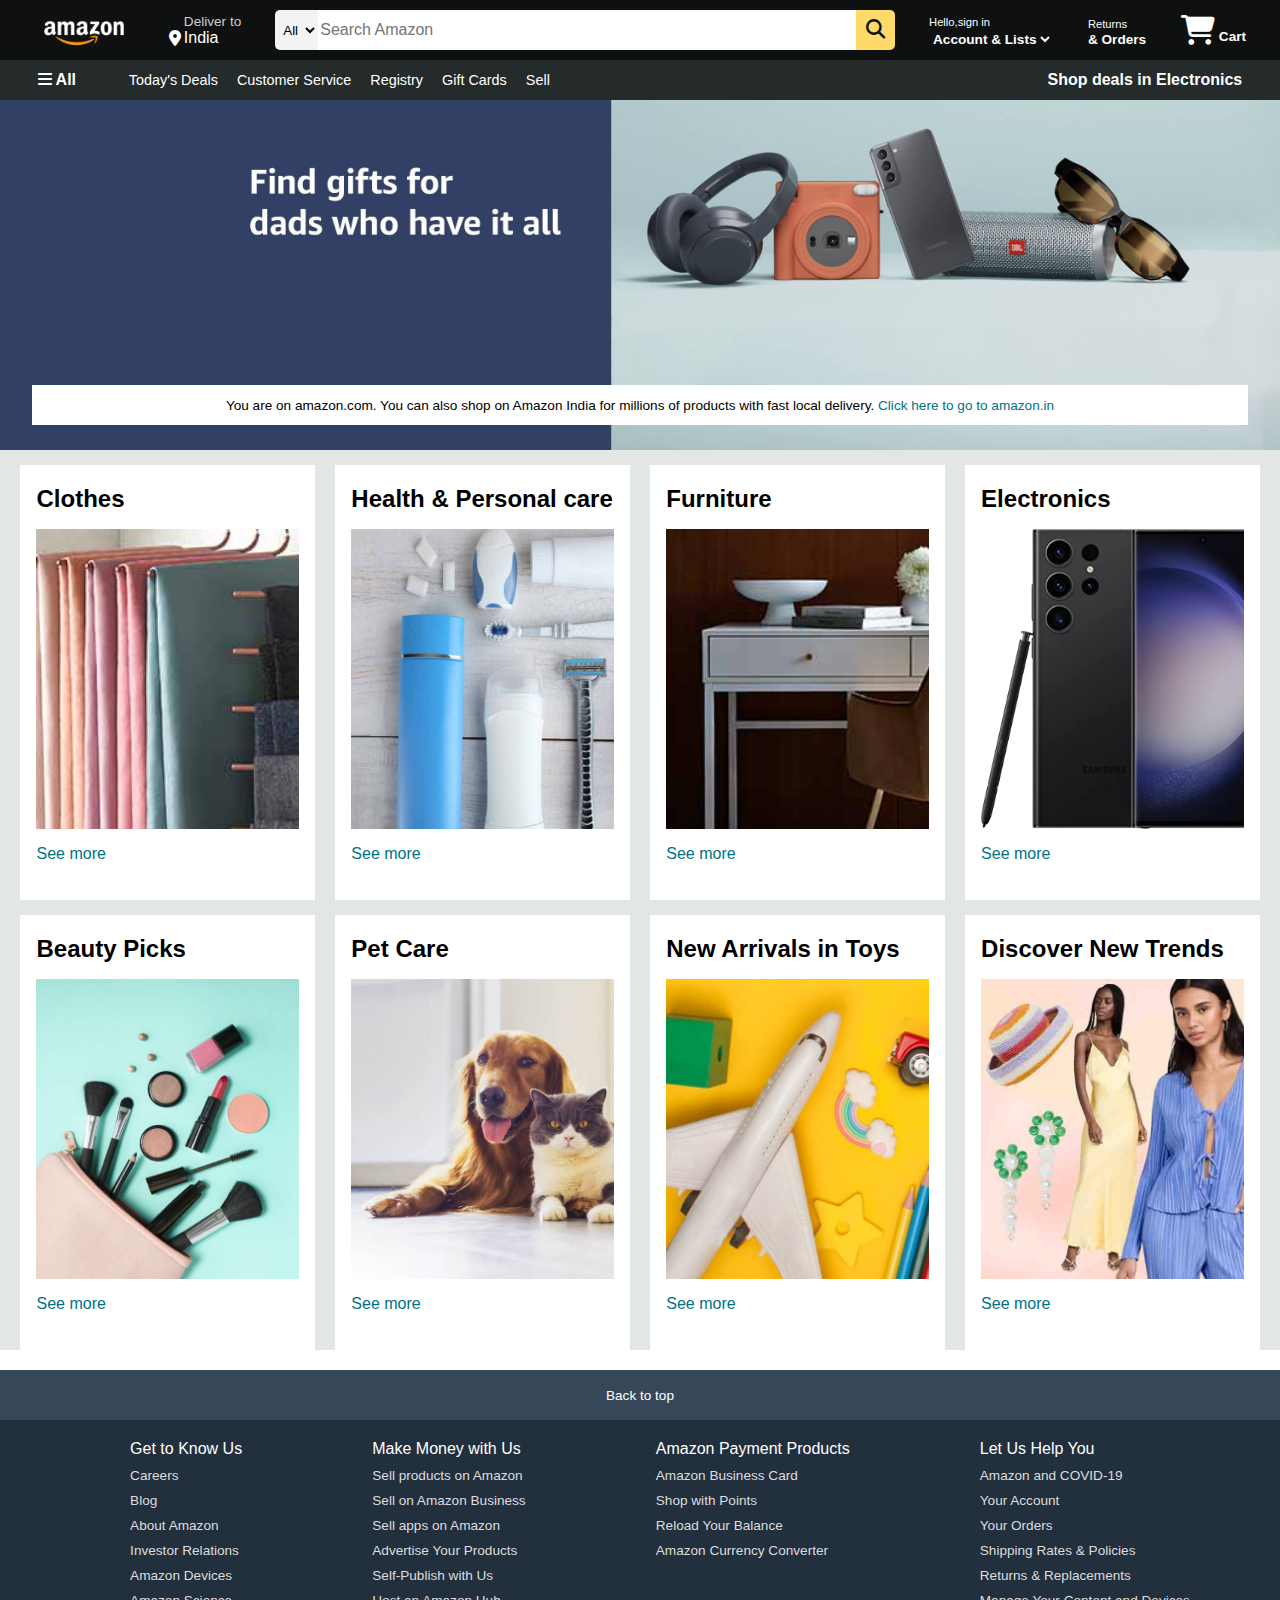
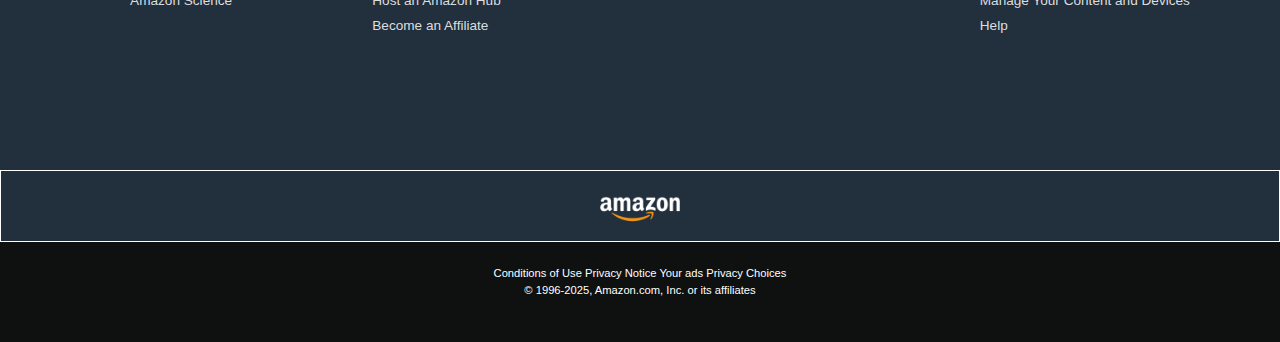
<file: index.html>
<!DOCTYPE html>
<html lang="en">
<head>
    <meta charset="UTF-8">
    <meta name="viewport" content="width=device-width, initial-scale=1.0">
    <title>Amazon</title>
    <link rel="stylesheet" href="https://cdnjs.cloudflare.com/ajax/libs/font-awesome/6.7.2/css/all.min.css">
   <link rel="stylesheet" href="style.css">
   
</head>
<body>

 <header>
   <div class="navbar">

     <div class="nav-logo border">
       <div class="logo"></div>
     </div>

     <div class="nav-address border">
      <p class="add-first">Deliver to</p>
      <div class="add-icon">
        <i class="fa-solid fa-location-dot"></i>
        <p class="add-sec">India</p>
      </div>
     </div>

     <div class="nav-search">
      <select class="search-select">
        <option>All</option>
      </select>
      <input placeholder="Search Amazon" class="search-input">
      <div class="search-icon">
        <i class="fa-solid fa-magnifying-glass"></i>
      </div>
     </div>

     <div class="nav-signin  border">
      <p><span>Hello,sign in</span></p>
      <select class="nav-second">
        <option>Account & Lists</option></select>
     </div>

     <div class="nav-return  border">
      <p><span>Returns</span></p>
      <p class="nav-second">& Orders</p>
     </div>

     <div class="nav-cart  border">
      <i class="fa-solid fa-cart-shopping"></i>
      Cart
     </div>

    </div>

    <div class="panel">

      <div class="panel-all ">
        <i class="fa-solid fa-bars"></i>
        All
      </div>

      <div class="panel-ops">
        <p>Today's Deals</p>
        <p>Customer Service</p>
        <p>Registry</p>
        <p>Gift Cards</p>
        <p>Sell</p>
      </div>

      <div class="panel-deals ">
        Shop deals in Electronics
      </div>

    </div>
 </header>

 <div class="hero-section">
  <div class="hero-msg">
    <p>You are on amazon.com. You can also shop on Amazon India for millions of products with fast local delivery. <a>Click here to go to amazon.in</a></p>
  </div>
 </div>

 <div class="shop-section">

  <div class="box1 box">
    <div class="box-content">
      <h2>Clothes</h2>
      <div class="box-img" style="background-image: url(box1_image.jpg);"></div>
    <p>See more</p>
    </div>
  </div>

  <div class="box2 box">
    <div class="box-content">
      <h2>Health & Personal care</h2>
      <div class="box-img" style="background-image: url(box2_image.jpg);"></div>
    <p>See more</p>
    </div>
  </div>

  <div class="box3 box">
    <div class="box-content">
      <h2>Furniture</h2>
      <div class="box-img" style="background-image: url(box3_image.jpg);"></div>
    <p>See more</p>
    </div>
  </div>

  <div class="box4 box">
    <div class="box-content">
      <h2>Electronics</h2>
      <div class="box-img" style="background-image: url(box4_image.jpg);"></div>
    <p>See more</p>
    </div>
  </div>

  <div class="box5 box">
    <div class="box-content">
      <h2>Beauty Picks</h2>
      <div class="box-img" style="background-image: url(box5_image.jpg);"></div>
    <p>See more</p>
    </div>
  </div>

  <div class="box6 box">
    <div class="box-content">
      <h2>Pet Care</h2>
      <div class="box-img" style="background-image: url(box6_image.jpg);"></div>
    <p>See more</p>
    </div>
  </div>

  <div class="box7 box">
    <div class="box-content">
      <h2>New Arrivals in Toys</h2>
      <div class="box-img" style="background-image: url(box7_image.jpg);"></div>
    <p>See more</p>
    </div>
  </div>

  <div class="box8 box">
    <div class="box-content">
      <h2>Discover New Trends</h2>
      <div class="box-img" style="background-image: url(box8_image.jpg);"></div>
    <p>See more</p>
    </div>
  </div>

 </div>

 <footer>

  <div class="foot-panel1">
    Back to top
  </div>

  <div class="foot-panel2">
    <ul>
      <p>Get to Know Us</p>
      <a>Careers</a>
      <a>Blog</a>
      <a>About Amazon</a>
      <a>Investor Relations</a>
      <a>Amazon Devices</a>
      <a>Amazon Science</a>  
    </ul>
    <ul>
      <p>Make Money with Us</p>
      <a>Sell products on Amazon</a>
      <a>Sell on Amazon Business</a>
      <a>Sell apps on Amazon</a>
      <a>Advertise Your Products</a>
      <a>Self-Publish with Us</a>
      <a>Host an Amazon Hub</a>
      <a>Become an Affiliate</a>  
    </ul>
    <ul>
      <p>Amazon Payment Products</p>
      <a>Amazon Business Card</a>
      <a>Shop with Points</a>
      <a>Reload Your Balance</a>
      <a>Amazon Currency Converter</a> 
    </ul>
    <ul>
      <p>Let Us Help You</p>
      <a>Amazon and COVID-19</a>
      <a>Your Account</a>
      <a>Your Orders</a>
      <a>Shipping Rates & Policies</a>
      <a>Returns & Replacements</a>
      <a>Manage Your Content and Devices</a>
      <a>Help</a>  
    </ul>
  </div>

  <div class="foot-panel3">
    <div class="logo"></div>
  </div>

  <div class="foot-panel4">
    <div class="pages">
      <a>Conditions of Use</a>
      <a>Privacy Notice</a>
      <a>Your ads Privacy Choices</a>
    </div>
    <div class="copyright">
      © 1996-2025, Amazon.com, Inc. or its affiliates
    </div>
  </div>
  
 </footer>
</body>
</html>
</file>
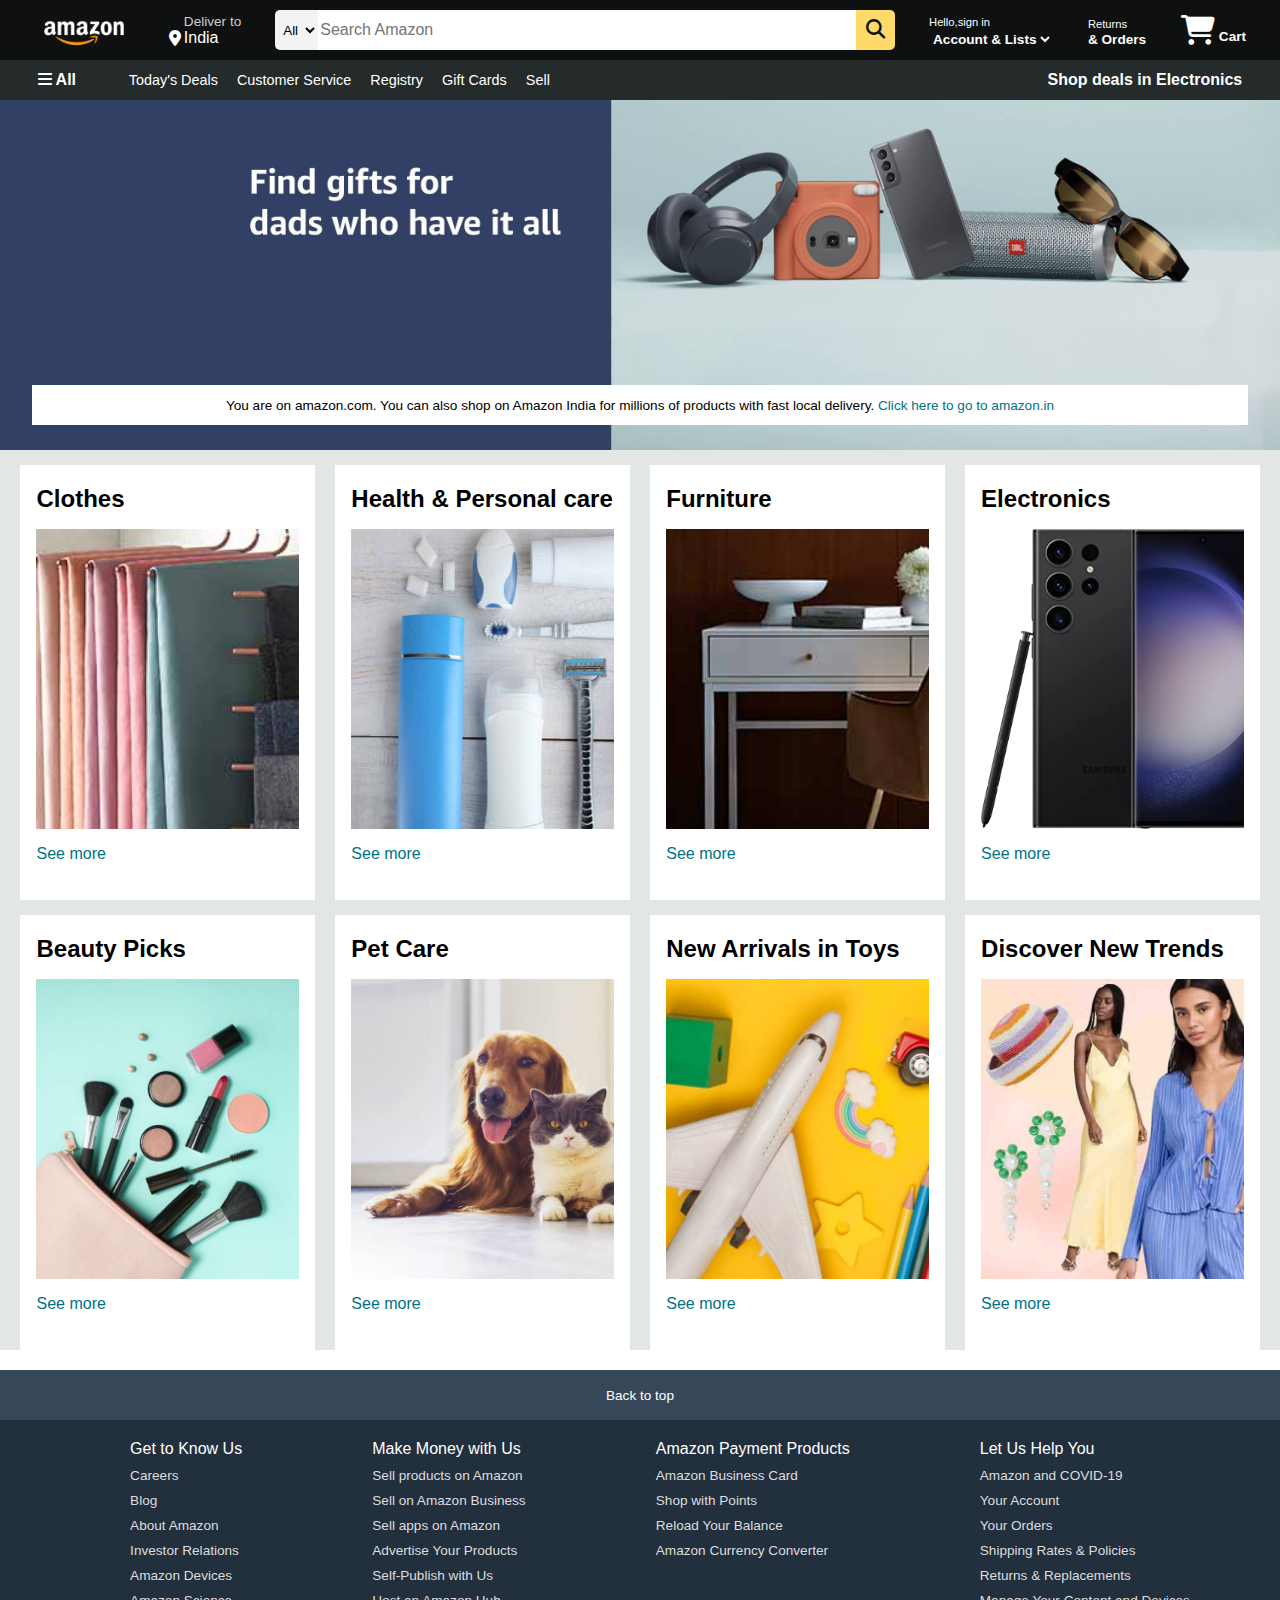
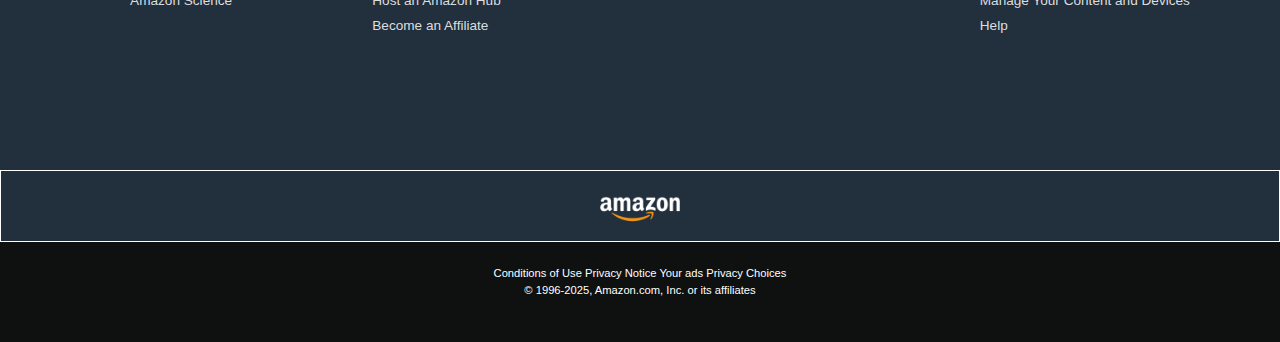
<file: indexc.html>
<!DOCTYPE html>
<html lang="en">
<head>
    <meta charset="UTF-8">
    <meta name="viewport" content="width=device-width, initial-scale=1.0">
    <title>Amazon</title>
    <link rel="stylesheet" href="https://cdnjs.cloudflare.com/ajax/libs/font-awesome/6.7.2/css/all.min.css">
   <link rel="stylesheet" href="style.css">
   
</head>
<body>

 <header>
   <div class="navbar">

     <div class="nav-logo border">
       <div class="logo"></div>
     </div>

     <div class="nav-address border">
      <p class="add-first">Deliver to</p>
      <div class="add-icon">
        <i class="fa-solid fa-location-dot"></i>
        <p class="add-sec">India</p>
      </div>
     </div>

     <div class="nav-search">
      <select class="search-select">
        <option>All</option>
      </select>
      <input placeholder="Search Amazon" class="search-input">
      <div class="search-icon">
        <i class="fa-solid fa-magnifying-glass"></i>
      </div>
     </div>

     <div class="nav-signin  border">
      <p><span>Hello,sign in</span></p>
      <select class="nav-second">
        <option>Account & Lists</option></select>
     </div>

     <div class="nav-return  border">
      <p><span>Returns</span></p>
      <p class="nav-second">& Orders</p>
     </div>

     <div class="nav-cart  border">
      <i class="fa-solid fa-cart-shopping"></i>
      Cart
     </div>

    </div>

    <div class="panel">

      <div class="panel-all ">
        <i class="fa-solid fa-bars"></i>
        All
      </div>

      <div class="panel-ops">
        <p>Today's Deals</p>
        <p>Customer Service</p>
        <p>Registry</p>
        <p>Gift Cards</p>
        <p>Sell</p>
      </div>

      <div class="panel-deals ">
        Shop deals in Electronics
      </div>

    </div>
 </header>

 <div class="hero-section">
  <div class="hero-msg">
    <p>You are on amazon.com. You can also shop on Amazon India for millions of products with fast local delivery. <a>Click here to go to amazon.in</a></p>
  </div>
 </div>

 <div class="shop-section">

  <div class="box1 box">
    <div class="box-content">
      <h2>Clothes</h2>
      <div class="box-img" style="background-image: url(box1_image.jpg);"></div>
    <p>See more</p>
    </div>
  </div>

  <div class="box2 box">
    <div class="box-content">
      <h2>Health & Personal care</h2>
      <div class="box-img" style="background-image: url(box2_image.jpg);"></div>
    <p>See more</p>
    </div>
  </div>

  <div class="box3 box">
    <div class="box-content">
      <h2>Furniture</h2>
      <div class="box-img" style="background-image: url(box3_image.jpg);"></div>
    <p>See more</p>
    </div>
  </div>

  <div class="box4 box">
    <div class="box-content">
      <h2>Electronics</h2>
      <div class="box-img" style="background-image: url(box4_image.jpg);"></div>
    <p>See more</p>
    </div>
  </div>

  <div class="box5 box">
    <div class="box-content">
      <h2>Beauty Picks</h2>
      <div class="box-img" style="background-image: url(box5_image.jpg);"></div>
    <p>See more</p>
    </div>
  </div>

  <div class="box6 box">
    <div class="box-content">
      <h2>Pet Care</h2>
      <div class="box-img" style="background-image: url(box6_image.jpg);"></div>
    <p>See more</p>
    </div>
  </div>

  <div class="box7 box">
    <div class="box-content">
      <h2>New Arrivals in Toys</h2>
      <div class="box-img" style="background-image: url(box7_image.jpg);"></div>
    <p>See more</p>
    </div>
  </div>

  <div class="box8 box">
    <div class="box-content">
      <h2>Discover New Trends</h2>
      <div class="box-img" style="background-image: url(box8_image.jpg);"></div>
    <p>See more</p>
    </div>
  </div>

 </div>

 <footer>

  <div class="foot-panel1">
    Back to top
  </div>

  <div class="foot-panel2">
    <ul>
      <p>Get to Know Us</p>
      <a>Careers</a>
      <a>Blog</a>
      <a>About Amazon</a>
      <a>Investor Relations</a>
      <a>Amazon Devices</a>
      <a>Amazon Science</a>  
    </ul>
    <ul>
      <p>Make Money with Us</p>
      <a>Sell products on Amazon</a>
      <a>Sell on Amazon Business</a>
      <a>Sell apps on Amazon</a>
      <a>Advertise Your Products</a>
      <a>Self-Publish with Us</a>
      <a>Host an Amazon Hub</a>
      <a>Become an Affiliate</a>  
    </ul>
    <ul>
      <p>Amazon Payment Products</p>
      <a>Amazon Business Card</a>
      <a>Shop with Points</a>
      <a>Reload Your Balance</a>
      <a>Amazon Currency Converter</a> 
    </ul>
    <ul>
      <p>Let Us Help You</p>
      <a>Amazon and COVID-19</a>
      <a>Your Account</a>
      <a>Your Orders</a>
      <a>Shipping Rates & Policies</a>
      <a>Returns & Replacements</a>
      <a>Manage Your Content and Devices</a>
      <a>Help</a>  
    </ul>
  </div>

  <div class="foot-panel3">
    <div class="logo"></div>
  </div>

  <div class="foot-panel4">
    <div class="pages">
      <a>Conditions of Use</a>
      <a>Privacy Notice</a>
      <a>Your ads Privacy Choices</a>
    </div>
    <div class="copyright">
      © 1996-2025, Amazon.com, Inc. or its affiliates
    </div>
  </div>
  
 </footer>
</body>
</html>
</file>
<file: style.css>
*{
    margin:0;
    font-family: Arial;
    border:border-box;
}
/** navbar **/
.navbar{
    height: 60px;
    background-color:#0f1111 ;
    color: white;
    display: flex;
    align-items: center;
    justify-content: space-evenly;
}
.nav-logo{
    height: 50px;
    width: 100px;
}
.logo{
    height: 50px;
    width: 100%;
    background-size: cover;
    background-image: url("amazon_logo.png");
}
.border{
    border: 1px solid transparent;
}
.border:hover{
    border: 1px solid whitesmoke;
}
/** box2 **/
.add-first{
    color:#cccccc;
    font-size: 0.85rem;
    margin-left: 15px;
}
.add-sec{
    color: #ffffff;
    font-size: 1rem;
    margin-left: 3px;
}
.add-icon{
    display: flex;
    align-items: center;
}
/** box3 **/
.nav-search{
    display: flex;
    height: 40px;
    width: 620px;
    border-radius: 5px;
    justify-content: space-evenly;
}
.nav-search:hover{
    border: 2px solid orange;
}
.search-select{
    background-color: #f3f3f3;
    border-top-left-radius: 5px;
    border-bottom-left-radius: 5px;
    text-align: center;
    width:50px;
    border:none;
}
.search-input{
    width:100%;
    font-size: 1rem;
    border: none;
}
.search-icon{
    width: 45px;
    display: flex;
    justify-content: center;
    align-items: center;
    font-size: 1.2rem;
    background-color: #fedb68;
    border-top-right-radius: 5px;
    border-bottom-right-radius: 5px;
    color:#0f1111;
}
/** box4 **/
span{
    font-size: 0.7rem;
    color:#ffffff;
}
.nav-second{
    font-size: 0.85rem;
    background-color: #0f1111;
    color:#ffffff;
    font-weight: 700;
    border: none;
    
}
/** box6 **/
.nav-cart i{
    font-size: 30px;
}
.nav-cart{
    font-size: 0.85rem;
    color: #ffffff;
    font-weight: 700;
}
/** panel **/
.panel{
    height: 40px;
    background-color: #252a2a;
    display: flex;
    color: white;
    justify-content: space-evenly;
    align-items: center;
}
.panel-all{
    font-weight: 600;
}
.panel-ops p{
    display: inline;
    margin-left: 15px;
}
.panel-ops{
    width:70%;
    font-size: 0.9rem;
    
}
.panel-deals{
    font-size: 0.85 rem;
    font-weight: 700;
}
/** hero section **/
.hero-section{
    background-image: url(hero_image.jpg);
    background-size: cover;
    height: 350px;
    display: flex;
    justify-content: center;
    align-items: flex-end;
    
}
.hero-msg{
    height: 40px;
    background-color: white;
    color: black;
    display: flex;
    align-items: center;
    justify-content: center;
    font-size: 0.85rem;
    width: 95%;
    margin-bottom: 25px;
}
.hero-msg a{
    color: #007185;
}
/** shop section **/
.shop-section
{
    display: flex;
    justify-content: space-evenly;
    background-color: #e2e7e6;
    flex-wrap: wrap;
}
.box{
    height:400px;
    margin-top: 15px;
    width: 23%;
    background-color: white;
    padding: 20px 0px 15px;
}
.box-img{
    height: 300px;
    margin-top: 1rem;
    margin-bottom: 1rem;
    background-size: cover;
}
.box-content{
    margin-left: 1rem;
    margin-right: 1rem;
}
.box-content p{
    color: #007185;
}
/** footer**/
footer{
    margin-top: 20px;
}
.foot-panel1{
    background-color: #37475a;
    color: white;
    display: flex;
    justify-content: center;
    align-items: center;
    height: 50px;
    font-size: 0.85rem;
}
.foot-panel2{
    background-color: #222f3d;
    display: flex;
    height: 350px;
    color: white;
    justify-content: space-evenly;
}
ul{
    margin-top: 20px;
}
ul a{
    display: block;
    font-size: 0.85rem;
    color: #dddddd;
    margin-top: 10px;
}
.foot-panel3{
    background-color: #222f3d;
    color: white;
    height: 70px;
    border: 0.5px solid white;
    display: flex;
    justify-content: space-evenly;
    align-items: center;
    
}
.logo{
    height: 50px;
    width: 100px;
    background-size: cover;
    background-image: url("amazon_logo.png");
}
.foot-panel4{
    background-color: #0f1111;
    color: white;
    height: 100px;
    font-size: 0.7rem;
    text-align: center;
}
.pages{
    padding-top: 25px;
}
.copyright{
    padding-top:5px;
}
</file>
